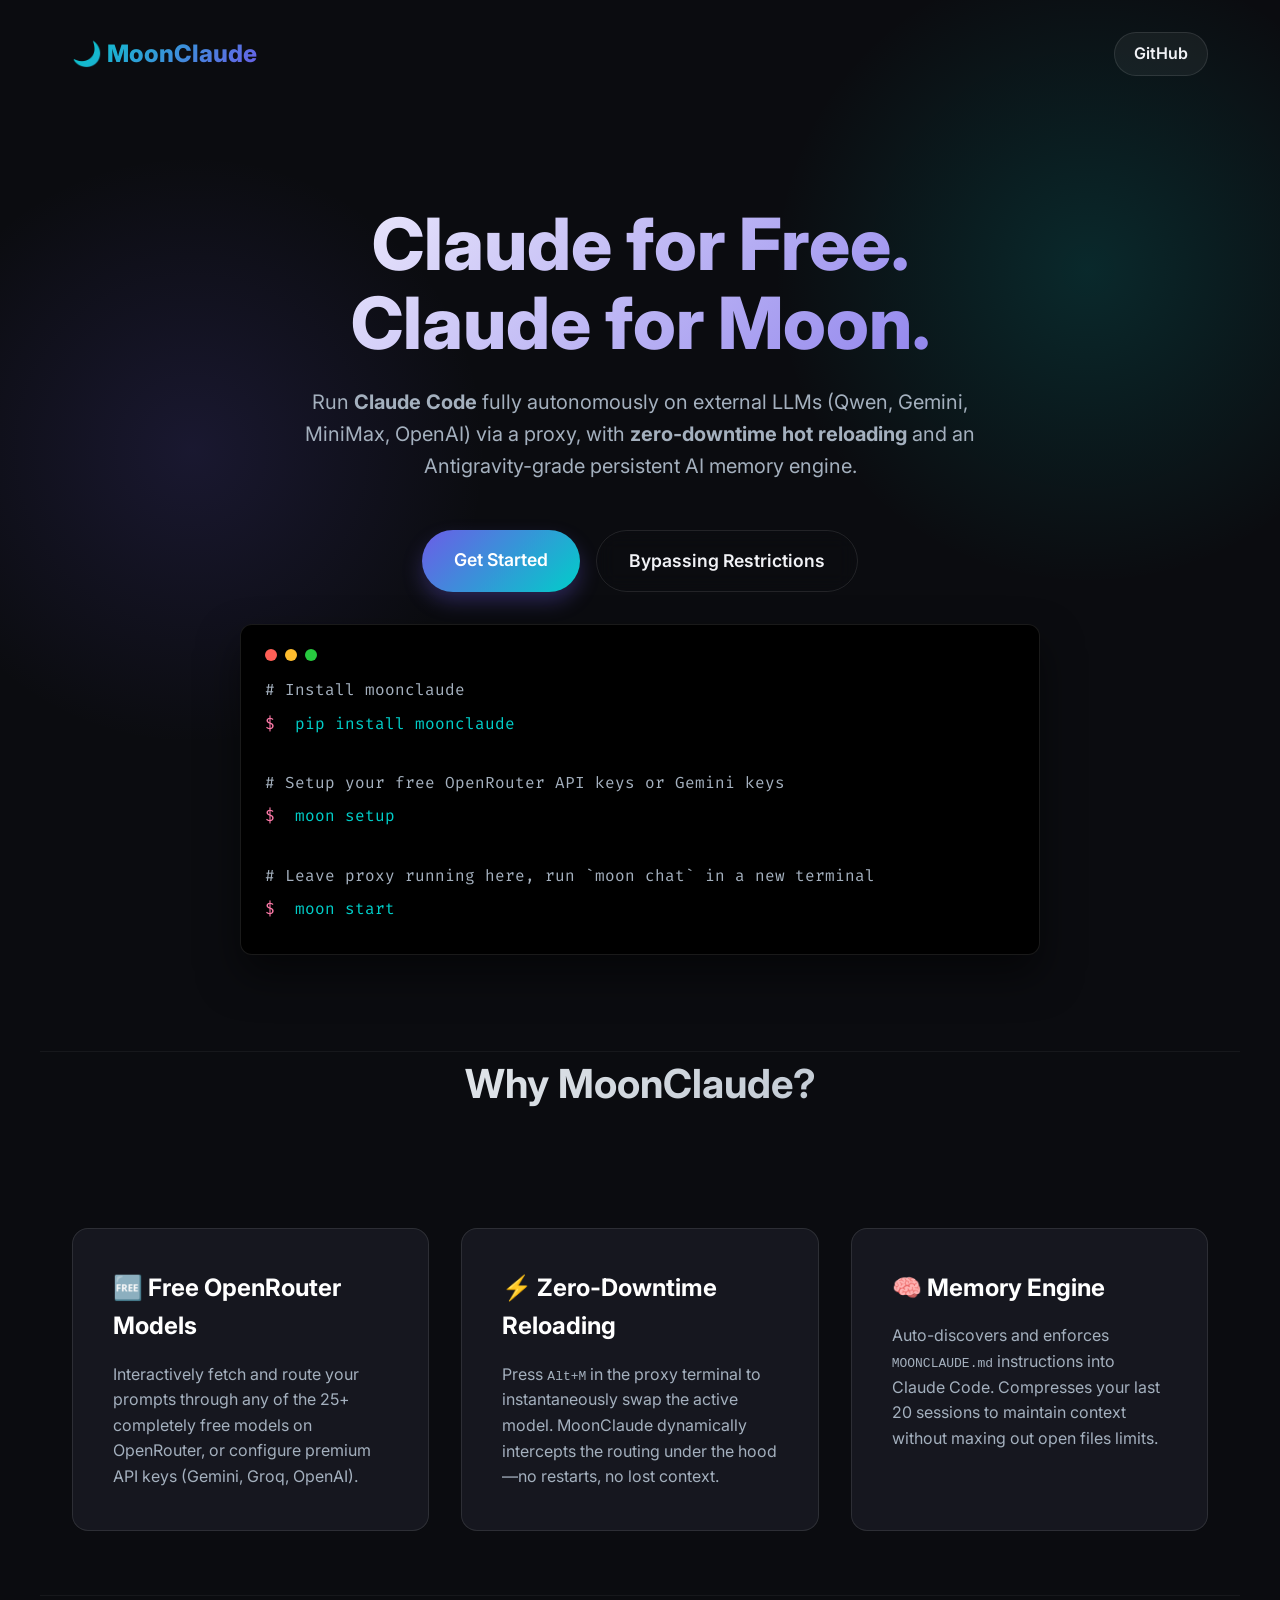
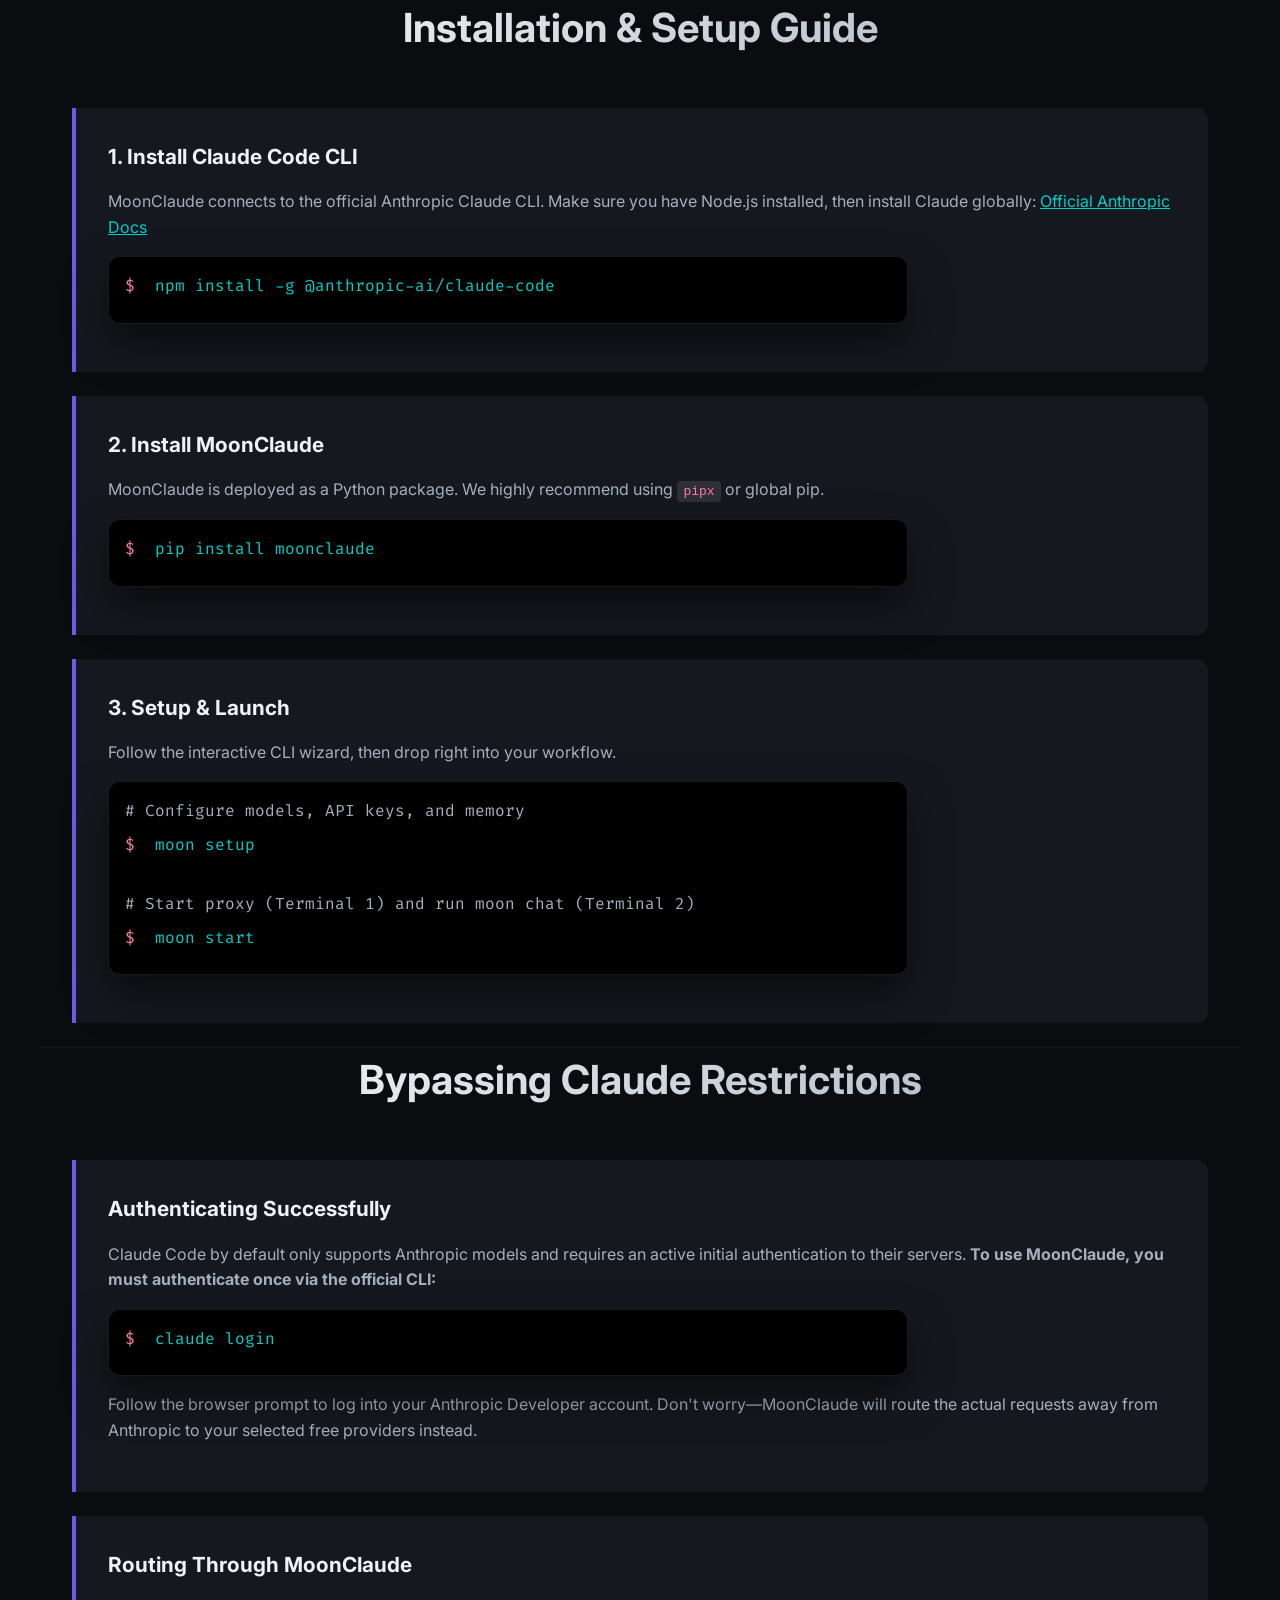
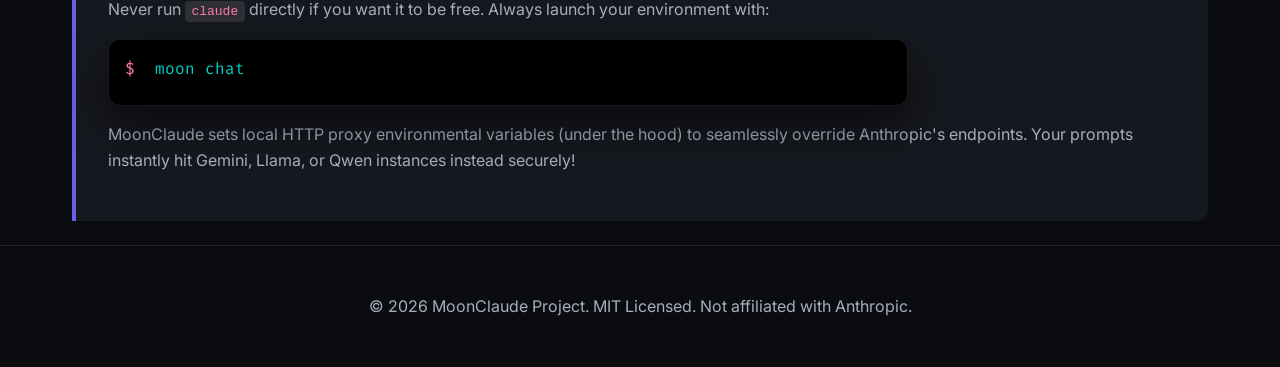
<file: index.html>
<!DOCTYPE html>
<html lang="en">
<head>
  <meta charset="UTF-8">
  <meta name="viewport" content="width=device-width, initial-scale=1.0">
  
  <!-- SEO Optimization -->
  <title>MoonClaude - Free Models & Autonomous Proxy for Claude Code</title>
  <meta name="description" content="MoonClaude is a zero-downtime hot-reloading proxy that allows you to run Anthropic's Claude Code fully autonomously using free or custom external LLMs.">
  <meta name="keywords" content="moonclaude, claude for moon, claude for free, claude code alternative, openrouter claude code, claude code free models">
  
  <link rel="stylesheet" href="style.css">
</head>
<body>

  <!-- Navigation -->
  <div class="container">
    <nav>
      <div class="logo">🌙 MoonClaude</div>
      <a href="https://github.com/sunil-7777/moonclaude" class="github-link">GitHub</a>
    </nav>
  </div>

  <!-- Hero Section -->
  <header class="hero container">
    <h1>Claude for Free.<br>Claude for Moon.</h1>
    <p>Run <strong>Claude Code</strong> fully autonomously on external LLMs (Qwen, Gemini, MiniMax, OpenAI) via a proxy, with <strong>zero-downtime hot reloading</strong> and an Antigravity-grade persistent AI memory engine.</p>
    
    <div class="btn-group">
      <a href="#quick-start" class="btn btn-primary">Get Started</a>
      <a href="#bypass-guide" class="btn btn-outline">Bypassing Restrictions</a>
    </div>

    <!-- Terminal Demo -->
    <div class="terminal">
      <div class="terminal-header">
        <div class="dot red"></div>
        <div class="dot yellow"></div>
        <div class="dot green"></div>
      </div>
      <span class="code-line"><span class="code-comment"># Install moonclaude</span></span>
      <span class="code-line"><span class="prompt">$</span><span class="command"> pip install moonclaude</span></span>
      <br>
      <span class="code-line"><span class="code-comment"># Setup your free OpenRouter API keys or Gemini keys</span></span>
      <span class="code-line"><span class="prompt">$</span><span class="command"> moon setup</span></span>
      <br>
      <span class="code-line"><span class="code-comment"># Leave proxy running here, run `moon chat` in a new terminal</span></span>
      <span class="code-line"><span class="prompt">$</span><span class="command"> moon start</span></span>
    </div>
  </header>

  <!-- Features -->
  <section class="container" id="features">
    <h2 class="section-title">Why MoonClaude?</h2>
    <div class="features">
      <div class="card">
        <h3>🆓 Free OpenRouter Models</h3>
        <p>Interactively fetch and route your prompts through any of the 25+ completely free models on OpenRouter, or configure premium API keys (Gemini, Groq, OpenAI).</p>
      </div>
      <div class="card">
        <h3>⚡ Zero-Downtime Reloading</h3>
        <p>Press <code>Alt+M</code> in the proxy terminal to instantaneously swap the active model. MoonClaude dynamically intercepts the routing under the hood—no restarts, no lost context.</p>
      </div>
      <div class="card">
        <h3>🧠 Memory Engine</h3>
        <p>Auto-discovers and enforces <code>MOONCLAUDE.md</code> instructions into Claude Code. Compresses your last 20 sessions to maintain context without maxing out open files limits.</p>
      </div>
    </div>
  </section>

  <!-- Installation Guide -->
  <section class="container" id="quick-start">
    <h2 class="section-title">Installation & Setup Guide</h2>
    
    <div class="guide-step">
      <h4>1. Install Claude Code CLI</h4>
      <p>MoonClaude connects to the official Anthropic Claude CLI. Make sure you have Node.js installed, then install Claude globally: <a href="https://docs.anthropic.com/en/docs/agents-and-tools/claude-code/overview" style="color:var(--secondary)">Official Anthropic Docs</a></p>
      <div class="terminal" style="margin:1rem 0; padding:1rem;">
        <span class="code-line"><span class="prompt">$</span><span class="command"> npm install -g @anthropic-ai/claude-code</span></span>
      </div>
    </div>

    <div class="guide-step">
      <h4>2. Install MoonClaude</h4>
      <p>MoonClaude is deployed as a Python package. We highly recommend using <code>pipx</code> or global pip.</p>
      <div class="terminal" style="margin:1rem 0; padding:1rem;">
        <span class="code-line"><span class="prompt">$</span><span class="command"> pip install moonclaude</span></span>
      </div>
    </div>

    <div class="guide-step">
      <h4>3. Setup & Launch</h4>
      <p>Follow the interactive CLI wizard, then drop right into your workflow.</p>
      <div class="terminal" style="margin:1rem 0; padding:1rem;">
        <span class="code-line"><span class="code-comment"># Configure models, API keys, and memory</span></span>
        <span class="code-line"><span class="prompt">$</span><span class="command"> moon setup</span></span>
        <br>
        <span class="code-line"><span class="code-comment"># Start proxy (Terminal 1) and run moon chat (Terminal 2)</span></span>
        <span class="code-line"><span class="prompt">$</span><span class="command"> moon start</span></span>
      </div>
    </div>
  </section>

  <!-- Subverting Restrictions Guide -->
  <section class="container" id="bypass-guide">
    <h2 class="section-title">Bypassing Claude Restrictions</h2>
    
    <div class="guide-step">
      <h4>Authenticating Successfully</h4>
      <p>Claude Code by default only supports Anthropic models and requires an active initial authentication to their servers. <strong>To use MoonClaude, you must authenticate once via the official CLI:</strong></p>
      <div class="terminal" style="margin:1rem 0; padding:1rem;">
        <span class="code-line"><span class="prompt">$</span><span class="command"> claude login</span></span>
      </div>
      <p>Follow the browser prompt to log into your Anthropic Developer account. Don't worry—MoonClaude will route the actual requests away from Anthropic to your selected free providers instead.</p>
    </div>

    <div class="guide-step">
      <h4>Routing Through MoonClaude</h4>
      <p>Never run <code>claude</code> directly if you want it to be free. Always launch your environment with:</p>
      <div class="terminal" style="margin:1rem 0; padding:1rem;">
        <span class="code-line"><span class="prompt">$</span><span class="command"> moon chat</span></span>
      </div>
      <p>MoonClaude sets local HTTP proxy environmental variables (under the hood) to seamlessly override Anthropic's endpoints. Your prompts instantly hit Gemini, Llama, or Qwen instances instead securely!</p>
    </div>
  </section>

  <!-- Footer -->
  <footer>
    <div class="container">
      <p>© 2026 MoonClaude Project. MIT Licensed. Not affiliated with Anthropic.</p>
    </div>
  </footer>

</body>
</html>
</file>
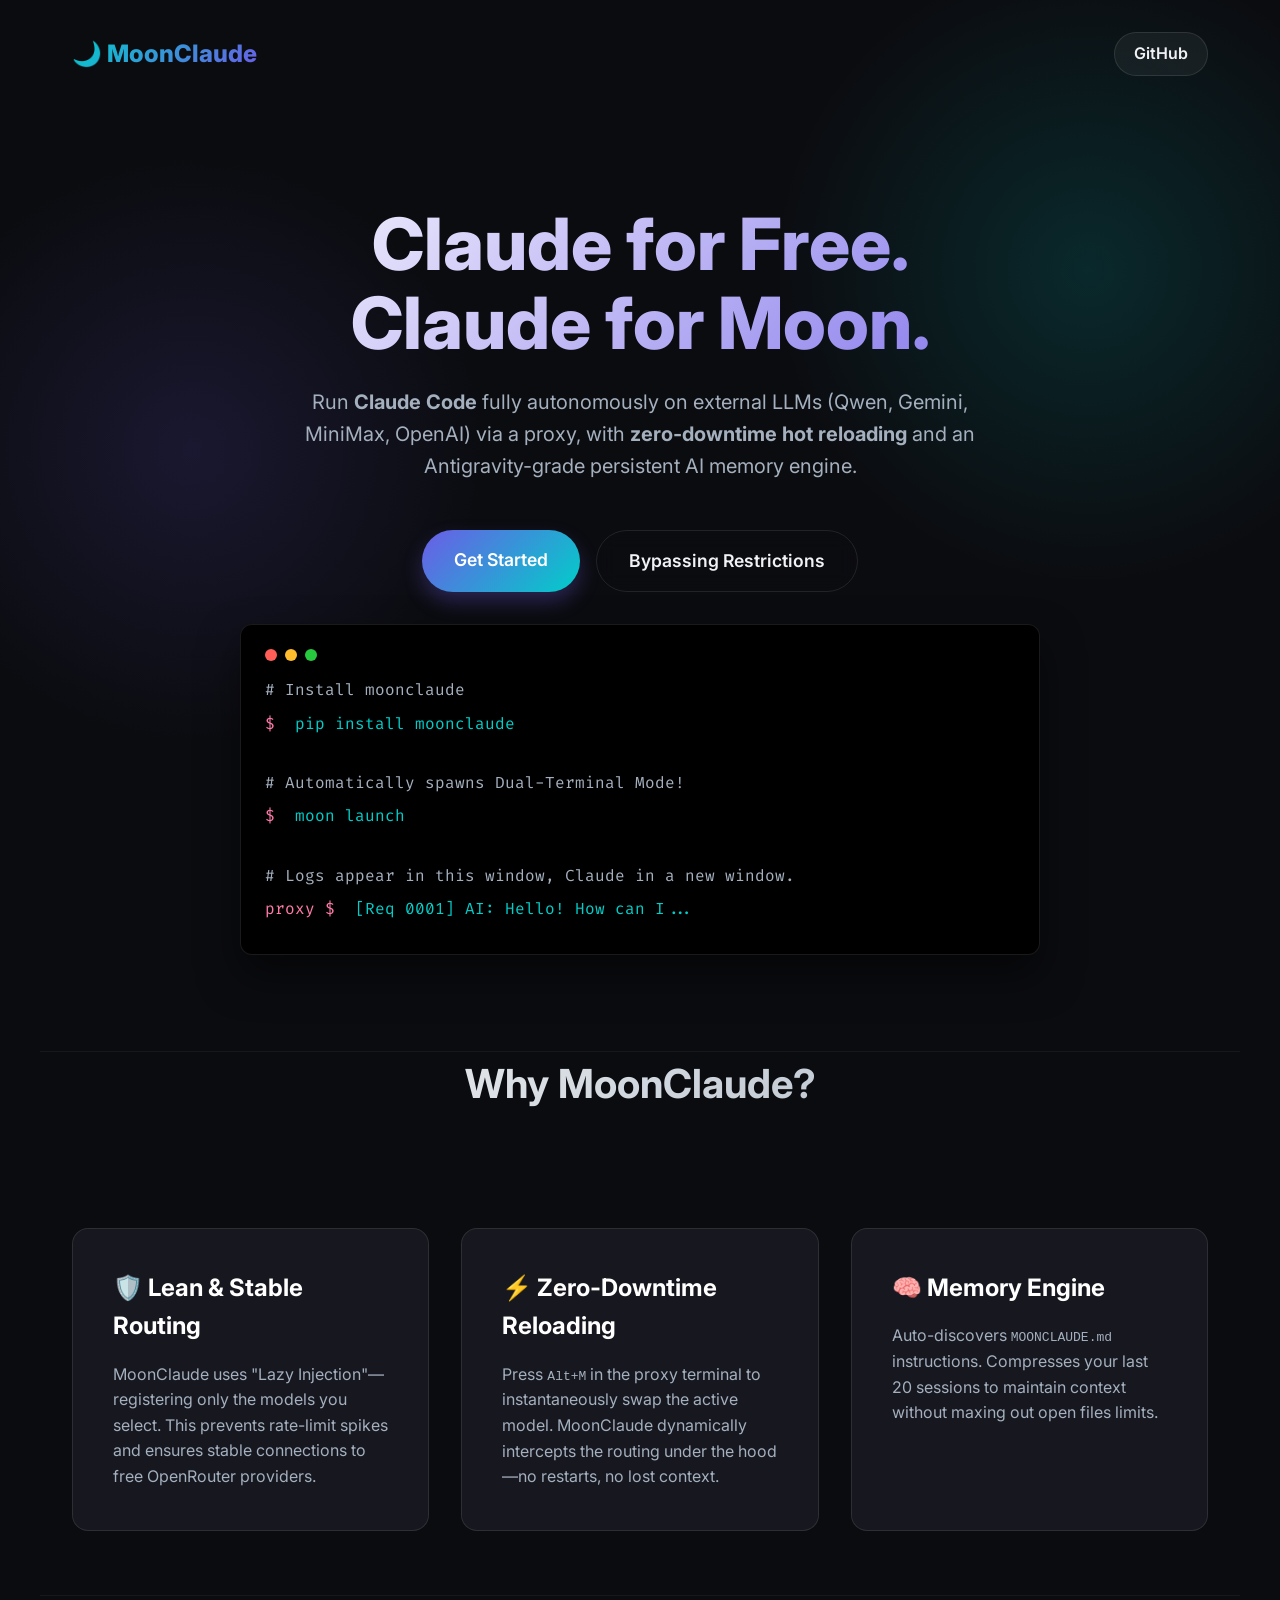
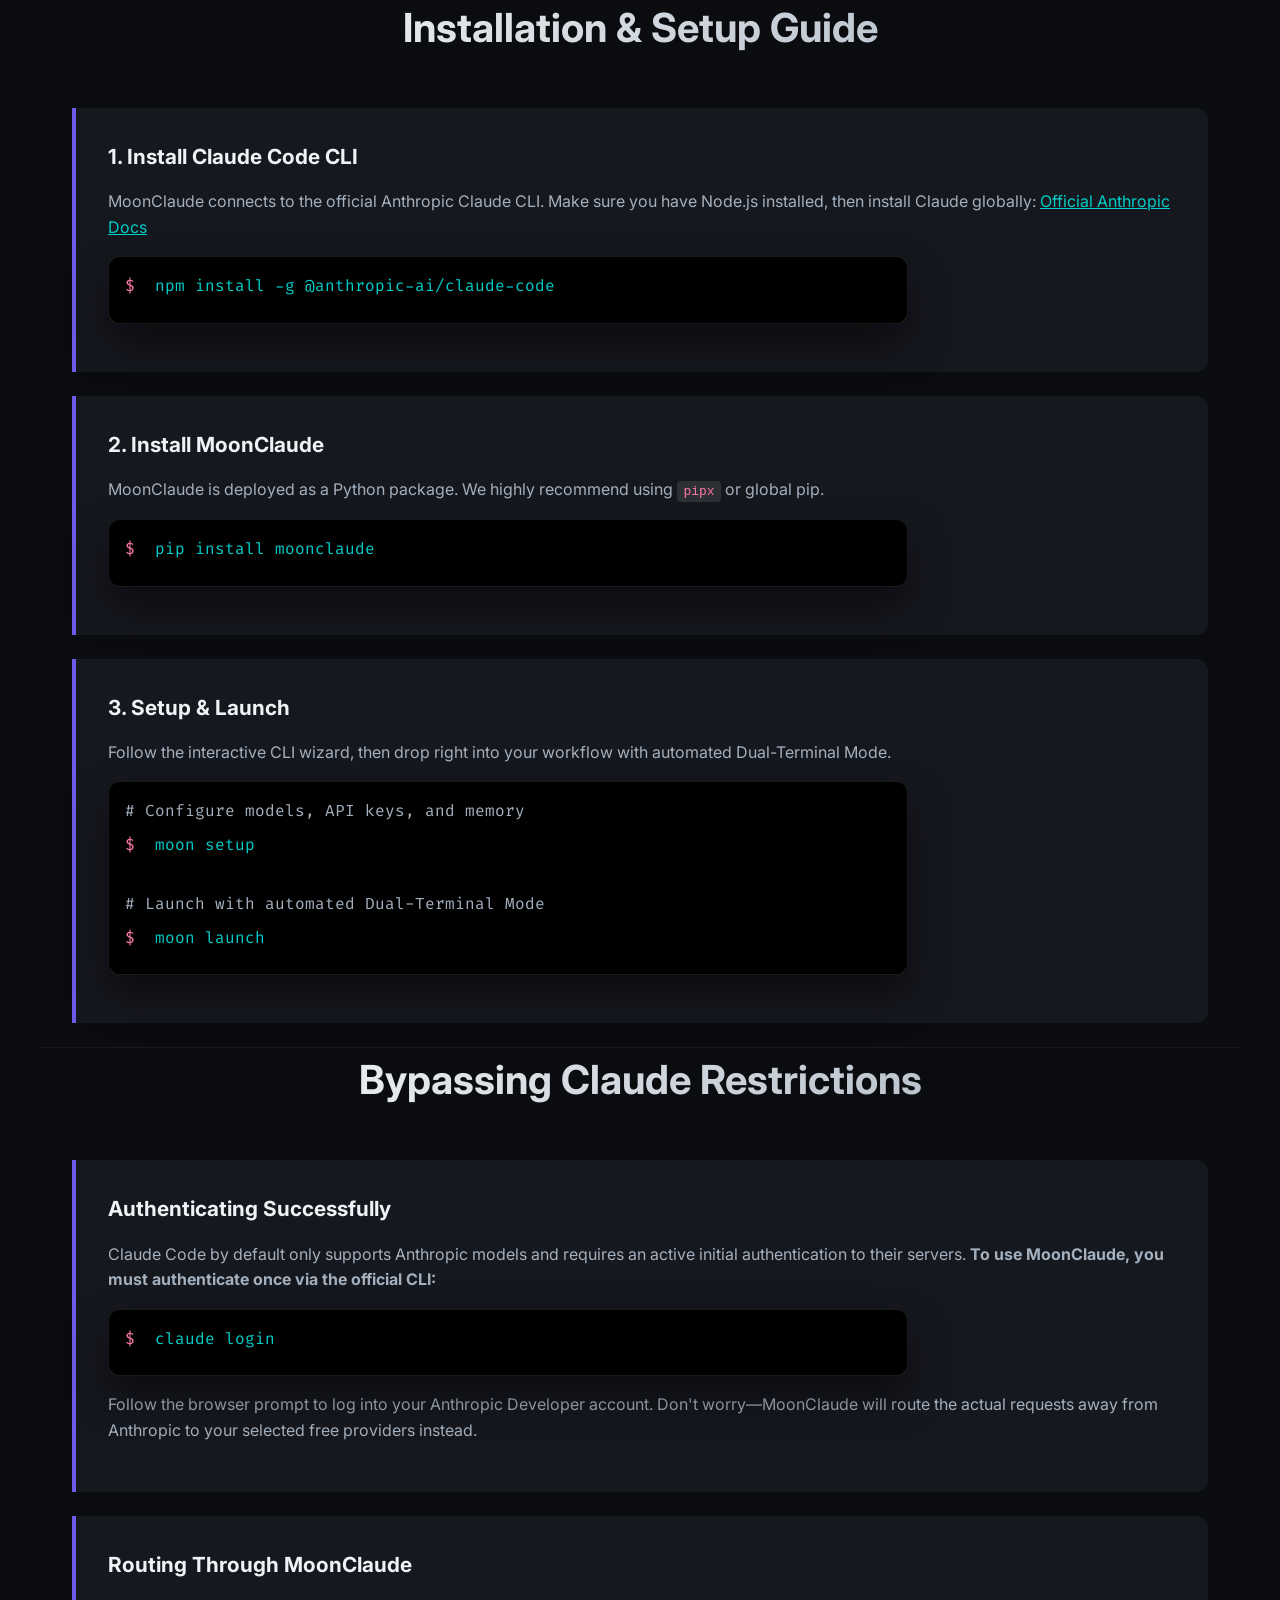
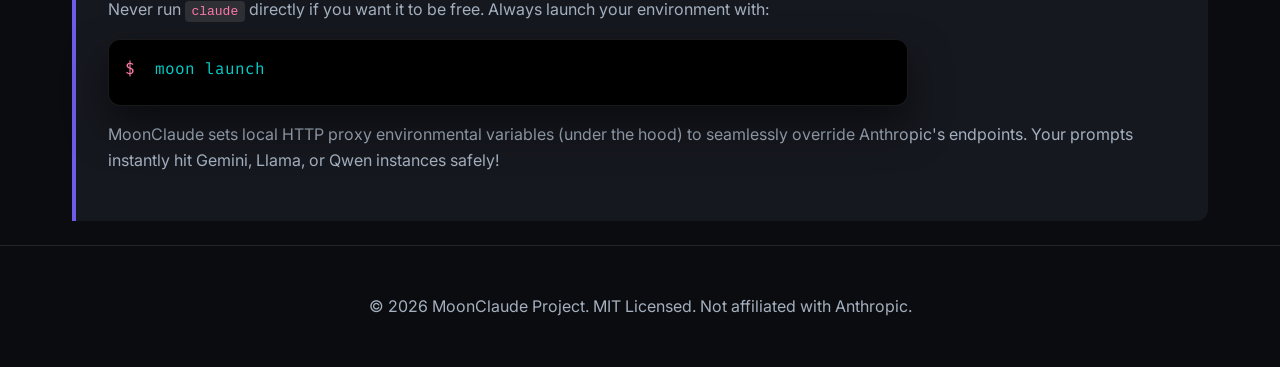
<file: docs/index.html>
<!DOCTYPE html>
<html lang="en">
<head>
  <meta charset="UTF-8">
  <meta name="viewport" content="width=device-width, initial-scale=1.0">
  
  <!-- SEO Optimization -->
  <title>MoonClaude - Free Models & Autonomous Proxy for Claude Code</title>
  <meta name="description" content="MoonClaude is a zero-downtime hot-reloading proxy that allows you to run Anthropic's Claude Code fully autonomously using free or custom external LLMs.">
  <meta name="keywords" content="moonclaude, claude for moon, claude for free, claude code alternative, openrouter claude code, claude code free models">
  
  <link rel="stylesheet" href="style.css">
</head>
<body>

  <!-- Navigation -->
  <div class="container">
    <nav>
      <div class="logo">🌙 MoonClaude</div>
      <a href="https://github.com/sunil-7777/moonclaude" class="github-link">GitHub</a>
    </nav>
  </div>

  <!-- Hero Section -->
  <header class="hero container">
    <h1>Claude for Free.<br>Claude for Moon.</h1>
    <p>Run <strong>Claude Code</strong> fully autonomously on external LLMs (Qwen, Gemini, MiniMax, OpenAI) via a proxy, with <strong>zero-downtime hot reloading</strong> and an Antigravity-grade persistent AI memory engine.</p>
    
    <div class="btn-group">
      <a href="#quick-start" class="btn btn-primary">Get Started</a>
      <a href="#bypass-guide" class="btn btn-outline">Bypassing Restrictions</a>
    </div>

    <!-- Terminal Demo -->
    <div class="terminal">
      <div class="terminal-header">
        <div class="dot red"></div>
        <div class="dot yellow"></div>
        <div class="dot green"></div>
      </div>
      <span class="code-line"><span class="code-comment"># Install moonclaude</span></span>
      <span class="code-line"><span class="prompt">$</span><span class="command"> pip install moonclaude</span></span>
      <br>
      <span class="code-line"><span class="code-comment"># Automatically spawns Dual-Terminal Mode!</span></span>
      <span class="code-line"><span class="prompt">$</span><span class="command"> moon launch</span></span>
      <br>
      <span class="code-line"><span class="code-comment"># Logs appear in this window, Claude in a new window.</span></span>
      <span class="code-line"><span class="prompt">proxy $</span><span class="command"> [Req 0001] AI: Hello! How can I...</span></span>
    </div>
  </header>

  <!-- Features -->
  <section class="container" id="features">
    <h2 class="section-title">Why MoonClaude?</h2>
    <div class="features">
      <div class="card">
        <h3>🛡️ Lean & Stable Routing</h3>
        <p>MoonClaude uses "Lazy Injection"—registering only the models you select. This prevents rate-limit spikes and ensures stable connections to free OpenRouter providers.</p>
      </div>
      <div class="card">
        <h3>⚡ Zero-Downtime Reloading</h3>
        <p>Press <code>Alt+M</code> in the proxy terminal to instantaneously swap the active model. MoonClaude dynamically intercepts the routing under the hood—no restarts, no lost context.</p>
      </div>
      <div class="card">
        <h3>🧠 Memory Engine</h3>
        <p>Auto-discovers <code>MOONCLAUDE.md</code> instructions. Compresses your last 20 sessions to maintain context without maxing out open files limits.</p>
      </div>
    </div>
  </section>

  <!-- Installation Guide -->
  <section class="container" id="quick-start">
    <h2 class="section-title">Installation & Setup Guide</h2>
    
    <div class="guide-step">
      <h4>1. Install Claude Code CLI</h4>
      <p>MoonClaude connects to the official Anthropic Claude CLI. Make sure you have Node.js installed, then install Claude globally: <a href="https://docs.anthropic.com/en/docs/agents-and-tools/claude-code/overview" style="color:var(--secondary)">Official Anthropic Docs</a></p>
      <div class="terminal" style="margin:1rem 0; padding:1rem;">
        <span class="code-line"><span class="prompt">$</span><span class="command"> npm install -g @anthropic-ai/claude-code</span></span>
      </div>
    </div>

    <div class="guide-step">
      <h4>2. Install MoonClaude</h4>
      <p>MoonClaude is deployed as a Python package. We highly recommend using <code>pipx</code> or global pip.</p>
      <div class="terminal" style="margin:1rem 0; padding:1rem;">
        <span class="code-line"><span class="prompt">$</span><span class="command"> pip install moonclaude</span></span>
      </div>
    </div>

    <div class="guide-step">
      <h4>3. Setup & Launch</h4>
      <p>Follow the interactive CLI wizard, then drop right into your workflow with automated Dual-Terminal Mode.</p>
      <div class="terminal" style="margin:1rem 0; padding:1rem;">
        <span class="code-line"><span class="code-comment"># Configure models, API keys, and memory</span></span>
        <span class="code-line"><span class="prompt">$</span><span class="command"> moon setup</span></span>
        <br>
        <span class="code-line"><span class="code-comment"># Launch with automated Dual-Terminal Mode</span></span>
        <span class="code-line"><span class="prompt">$</span><span class="command"> moon launch</span></span>
      </div>
    </div>
  </section>

  <!-- Subverting Restrictions Guide -->
  <section class="container" id="bypass-guide">
    <h2 class="section-title">Bypassing Claude Restrictions</h2>
    
    <div class="guide-step">
      <h4>Authenticating Successfully</h4>
      <p>Claude Code by default only supports Anthropic models and requires an active initial authentication to their servers. <strong>To use MoonClaude, you must authenticate once via the official CLI:</strong></p>
      <div class="terminal" style="margin:1rem 0; padding:1rem;">
        <span class="code-line"><span class="prompt">$</span><span class="command"> claude login</span></span>
      </div>
      <p>Follow the browser prompt to log into your Anthropic Developer account. Don't worry—MoonClaude will route the actual requests away from Anthropic to your selected free providers instead.</p>
    </div>

    <div class="guide-step">
      <h4>Routing Through MoonClaude</h4>
      <p>Never run <code>claude</code> directly if you want it to be free. Always launch your environment with:</p>
      <div class="terminal" style="margin:1rem 0; padding:1rem;">
        <span class="code-line"><span class="prompt">$</span><span class="command"> moon launch</span></span>
      </div>
      <p>MoonClaude sets local HTTP proxy environmental variables (under the hood) to seamlessly override Anthropic's endpoints. Your prompts instantly hit Gemini, Llama, or Qwen instances safely!</p>
    </div>
  </section>

  <!-- Footer -->
  <footer>
    <div class="container">
      <p>© 2026 MoonClaude Project. MIT Licensed. Not affiliated with Anthropic.</p>
    </div>
  </footer>

</body>
</html>
</file>
<file: style.css>
@import url('https://fonts.googleapis.com/css2?family=Inter:wght@300;400;600;800&display=swap');
@import url('https://fonts.googleapis.com/css2?family=Fira+Code:wght@400;500&display=swap');

:root {
  --bg-color: #0b0c10;
  --surface-color: rgba(31, 33, 42, 0.6);
  --primary: #6c5ce7;
  --secondary: #00cec9;
  --accent: #fd79a8;
  --text-main: #f1f2f6;
  --text-muted: #a4b0be;
  --border: rgba(255, 255, 255, 0.1);
}

* {
  box-sizing: border-box;
  margin: 0;
  padding: 0;
}

body {
  font-family: 'Inter', sans-serif;
  background-color: var(--bg-color);
  color: var(--text-main);
  line-height: 1.6;
  overflow-x: hidden;
  background-image: 
    radial-gradient(circle at 15% 50%, rgba(108, 92, 231, 0.15), transparent 25%),
    radial-gradient(circle at 85% 30%, rgba(0, 206, 201, 0.15), transparent 25%);
  background-attachment: fixed;
}

.container {
  max-width: 1200px;
  margin: 0 auto;
  padding: 0 2rem;
}

/* Nav */
nav {
  padding: 2rem 0;
  display: flex;
  justify-content: space-between;
  align-items: center;
}
.logo {
  font-size: 1.5rem;
  font-weight: 800;
  background: linear-gradient(135deg, var(--secondary), var(--primary));
  -webkit-background-clip: text;
  -webkit-text-fill-color: transparent;
  display: flex;
  align-items: center;
  gap: 0.5rem;
}
.github-link {
  color: var(--text-main);
  text-decoration: none;
  font-weight: 600;
  padding: 0.5rem 1.2rem;
  border-radius: 2rem;
  background: rgba(255,255,255,0.05);
  border: 1px solid var(--border);
  transition: all 0.3s ease;
}
.github-link:hover {
  background: rgba(255,255,255,0.1);
  transform: translateY(-2px);
}

/* Hero */
.hero {
  text-align: center;
  padding: 6rem 0 4rem;
  position: relative;
}
.hero h1 {
  font-size: 4.5rem;
  font-weight: 800;
  margin-bottom: 1.5rem;
  line-height: 1.1;
  background: linear-gradient(135deg, #fff 10%, var(--primary) 100%);
  -webkit-background-clip: text;
  -webkit-text-fill-color: transparent;
}
.hero p {
  font-size: 1.25rem;
  color: var(--text-muted);
  max-width: 700px;
  margin: 0 auto 3rem;
}

/* Custom Buttons */
.btn-group {
  display: flex;
  gap: 1rem;
  justify-content: center;
}
.btn {
  padding: 1rem 2rem;
  border-radius: 3rem;
  font-weight: 600;
  text-decoration: none;
  font-size: 1.1rem;
  transition: all 0.3s ease;
  cursor: pointer;
  border: none;
}
.btn-primary {
  background: linear-gradient(135deg, var(--primary), var(--secondary));
  color: #fff;
  box-shadow: 0 10px 20px rgba(108, 92, 231, 0.3);
}
.btn-primary:hover {
  transform: translateY(-3px);
  box-shadow: 0 15px 25px rgba(108, 92, 231, 0.4);
}
.btn-outline {
  background: transparent;
  color: var(--text-main);
  border: 1px solid var(--border);
  backdrop-filter: blur(10px);
}
.btn-outline:hover {
  background: rgba(255,255,255,0.05);
  transform: translateY(-3px);
}

/* Terminal / Code Block */
.terminal {
  background: #000;
  border-radius: 12px;
  border: 1px solid var(--border);
  padding: 1.5rem;
  font-family: 'Fira Code', monospace;
  text-align: left;
  margin: 2rem auto;
  max-width: 800px;
  box-shadow: 0 20px 40px rgba(0,0,0,0.5);
  position: relative;
  overflow: hidden;
}
.terminal-header {
  display: flex;
  gap: 8px;
  margin-bottom: 1rem;
}
.dot {
  width: 12px;
  height: 12px;
  border-radius: 50%;
}
.dot.red { background: #ff5f56; }
.dot.yellow { background: #ffbd2e; }
.dot.green { background: #27c93f; }

.code-line {
  display: block;
  color: var(--text-main);
  margin-bottom: 0.5rem;
}
.code-comment {
  color: var(--text-muted);
}
.prompt {
  color: var(--accent);
  margin-right: 10px;
}
.command {
  color: var(--secondary);
}

/* Glassmorphism Cards */
.features {
  display: grid;
  grid-template-columns: repeat(auto-fit, minmax(300px, 1fr));
  gap: 2rem;
  padding: 4rem 0;
}
.card {
  background: var(--surface-color);
  backdrop-filter: blur(12px);
  -webkit-backdrop-filter: blur(12px);
  border: 1px solid var(--border);
  border-radius: 16px;
  padding: 2.5rem;
  transition: transform 0.3s ease, border-color 0.3s ease;
}
.card:hover {
  transform: translateY(-5px);
  border-color: var(--primary);
}
.card h3 {
  font-size: 1.5rem;
  margin-bottom: 1rem;
  color: #fff;
}
.card p {
  color: var(--text-muted);
}

/* Sections */
section {
  padding: 4rem 0;
  border-top: 1px solid rgba(255,255,255,0.05);
}
.section-title {
  text-align: center;
  font-size: 2.5rem;
  margin-bottom: 3rem;
  background: linear-gradient(135deg, #fff, var(--text-muted));
  -webkit-background-clip: text;
  -webkit-text-fill-color: transparent;
}

.guide-step {
  background: var(--surface-color);
  border-left: 4px solid var(--primary);
  padding: 2rem;
  margin-bottom: 1.5rem;
  border-radius: 0 12px 12px 0;
}
.guide-step h4 {
  font-size: 1.3rem;
  margin-bottom: 1rem;
  color: var(--text-main);
}
.guide-step p {
  color: var(--text-muted);
  margin-bottom: 1rem;
}
.guide-step code {
  color: var(--accent);
  background: rgba(255,255,255,0.1);
  padding: 0.2rem 0.4rem;
  border-radius: 4px;
}

/* Footer */
footer {
  text-align: center;
  padding: 3rem 0;
  border-top: 1px solid var(--border);
  color: var(--text-muted);
}

@media (max-width: 768px) {
  .hero h1 { font-size: 3rem; }
  .btn-group { flex-direction: column; }
}
</file>
<file: docs/style.css>
@import url('https://fonts.googleapis.com/css2?family=Inter:wght@300;400;600;800&display=swap');
@import url('https://fonts.googleapis.com/css2?family=Fira+Code:wght@400;500&display=swap');

:root {
  --bg-color: #0b0c10;
  --surface-color: rgba(31, 33, 42, 0.6);
  --primary: #6c5ce7;
  --secondary: #00cec9;
  --accent: #fd79a8;
  --text-main: #f1f2f6;
  --text-muted: #a4b0be;
  --border: rgba(255, 255, 255, 0.1);
}

* {
  box-sizing: border-box;
  margin: 0;
  padding: 0;
}

body {
  font-family: 'Inter', sans-serif;
  background-color: var(--bg-color);
  color: var(--text-main);
  line-height: 1.6;
  overflow-x: hidden;
  background-image: 
    radial-gradient(circle at 15% 50%, rgba(108, 92, 231, 0.15), transparent 25%),
    radial-gradient(circle at 85% 30%, rgba(0, 206, 201, 0.15), transparent 25%);
  background-attachment: fixed;
}

.container {
  max-width: 1200px;
  margin: 0 auto;
  padding: 0 2rem;
}

/* Nav */
nav {
  padding: 2rem 0;
  display: flex;
  justify-content: space-between;
  align-items: center;
}
.logo {
  font-size: 1.5rem;
  font-weight: 800;
  background: linear-gradient(135deg, var(--secondary), var(--primary));
  -webkit-background-clip: text;
  -webkit-text-fill-color: transparent;
  display: flex;
  align-items: center;
  gap: 0.5rem;
}
.github-link {
  color: var(--text-main);
  text-decoration: none;
  font-weight: 600;
  padding: 0.5rem 1.2rem;
  border-radius: 2rem;
  background: rgba(255,255,255,0.05);
  border: 1px solid var(--border);
  transition: all 0.3s ease;
}
.github-link:hover {
  background: rgba(255,255,255,0.1);
  transform: translateY(-2px);
}

/* Hero */
.hero {
  text-align: center;
  padding: 6rem 0 4rem;
  position: relative;
}
.hero h1 {
  font-size: 4.5rem;
  font-weight: 800;
  margin-bottom: 1.5rem;
  line-height: 1.1;
  background: linear-gradient(135deg, #fff 10%, var(--primary) 100%);
  -webkit-background-clip: text;
  -webkit-text-fill-color: transparent;
}
.hero p {
  font-size: 1.25rem;
  color: var(--text-muted);
  max-width: 700px;
  margin: 0 auto 3rem;
}

/* Custom Buttons */
.btn-group {
  display: flex;
  gap: 1rem;
  justify-content: center;
}
.btn {
  padding: 1rem 2rem;
  border-radius: 3rem;
  font-weight: 600;
  text-decoration: none;
  font-size: 1.1rem;
  transition: all 0.3s ease;
  cursor: pointer;
  border: none;
}
.btn-primary {
  background: linear-gradient(135deg, var(--primary), var(--secondary));
  color: #fff;
  box-shadow: 0 10px 20px rgba(108, 92, 231, 0.3);
}
.btn-primary:hover {
  transform: translateY(-3px);
  box-shadow: 0 15px 25px rgba(108, 92, 231, 0.4);
}
.btn-outline {
  background: transparent;
  color: var(--text-main);
  border: 1px solid var(--border);
  backdrop-filter: blur(10px);
}
.btn-outline:hover {
  background: rgba(255,255,255,0.05);
  transform: translateY(-3px);
}

/* Terminal / Code Block */
.terminal {
  background: #000;
  border-radius: 12px;
  border: 1px solid var(--border);
  padding: 1.5rem;
  font-family: 'Fira Code', monospace;
  text-align: left;
  margin: 2rem auto;
  max-width: 800px;
  box-shadow: 0 20px 40px rgba(0,0,0,0.5);
  position: relative;
  overflow: hidden;
}
.terminal-header {
  display: flex;
  gap: 8px;
  margin-bottom: 1rem;
}
.dot {
  width: 12px;
  height: 12px;
  border-radius: 50%;
}
.dot.red { background: #ff5f56; }
.dot.yellow { background: #ffbd2e; }
.dot.green { background: #27c93f; }

.code-line {
  display: block;
  color: var(--text-main);
  margin-bottom: 0.5rem;
}
.code-comment {
  color: var(--text-muted);
}
.prompt {
  color: var(--accent);
  margin-right: 10px;
}
.command {
  color: var(--secondary);
}

/* Glassmorphism Cards */
.features {
  display: grid;
  grid-template-columns: repeat(auto-fit, minmax(300px, 1fr));
  gap: 2rem;
  padding: 4rem 0;
}
.card {
  background: var(--surface-color);
  backdrop-filter: blur(12px);
  -webkit-backdrop-filter: blur(12px);
  border: 1px solid var(--border);
  border-radius: 16px;
  padding: 2.5rem;
  transition: transform 0.3s ease, border-color 0.3s ease;
}
.card:hover {
  transform: translateY(-5px);
  border-color: var(--primary);
}
.card h3 {
  font-size: 1.5rem;
  margin-bottom: 1rem;
  color: #fff;
}
.card p {
  color: var(--text-muted);
}

/* Sections */
section {
  padding: 4rem 0;
  border-top: 1px solid rgba(255,255,255,0.05);
}
.section-title {
  text-align: center;
  font-size: 2.5rem;
  margin-bottom: 3rem;
  background: linear-gradient(135deg, #fff, var(--text-muted));
  -webkit-background-clip: text;
  -webkit-text-fill-color: transparent;
}

.guide-step {
  background: var(--surface-color);
  border-left: 4px solid var(--primary);
  padding: 2rem;
  margin-bottom: 1.5rem;
  border-radius: 0 12px 12px 0;
}
.guide-step h4 {
  font-size: 1.3rem;
  margin-bottom: 1rem;
  color: var(--text-main);
}
.guide-step p {
  color: var(--text-muted);
  margin-bottom: 1rem;
}
.guide-step code {
  color: var(--accent);
  background: rgba(255,255,255,0.1);
  padding: 0.2rem 0.4rem;
  border-radius: 4px;
}

/* Footer */
footer {
  text-align: center;
  padding: 3rem 0;
  border-top: 1px solid var(--border);
  color: var(--text-muted);
}

@media (max-width: 768px) {
  .hero h1 { font-size: 3rem; }
  .btn-group { flex-direction: column; }
}
</file>
